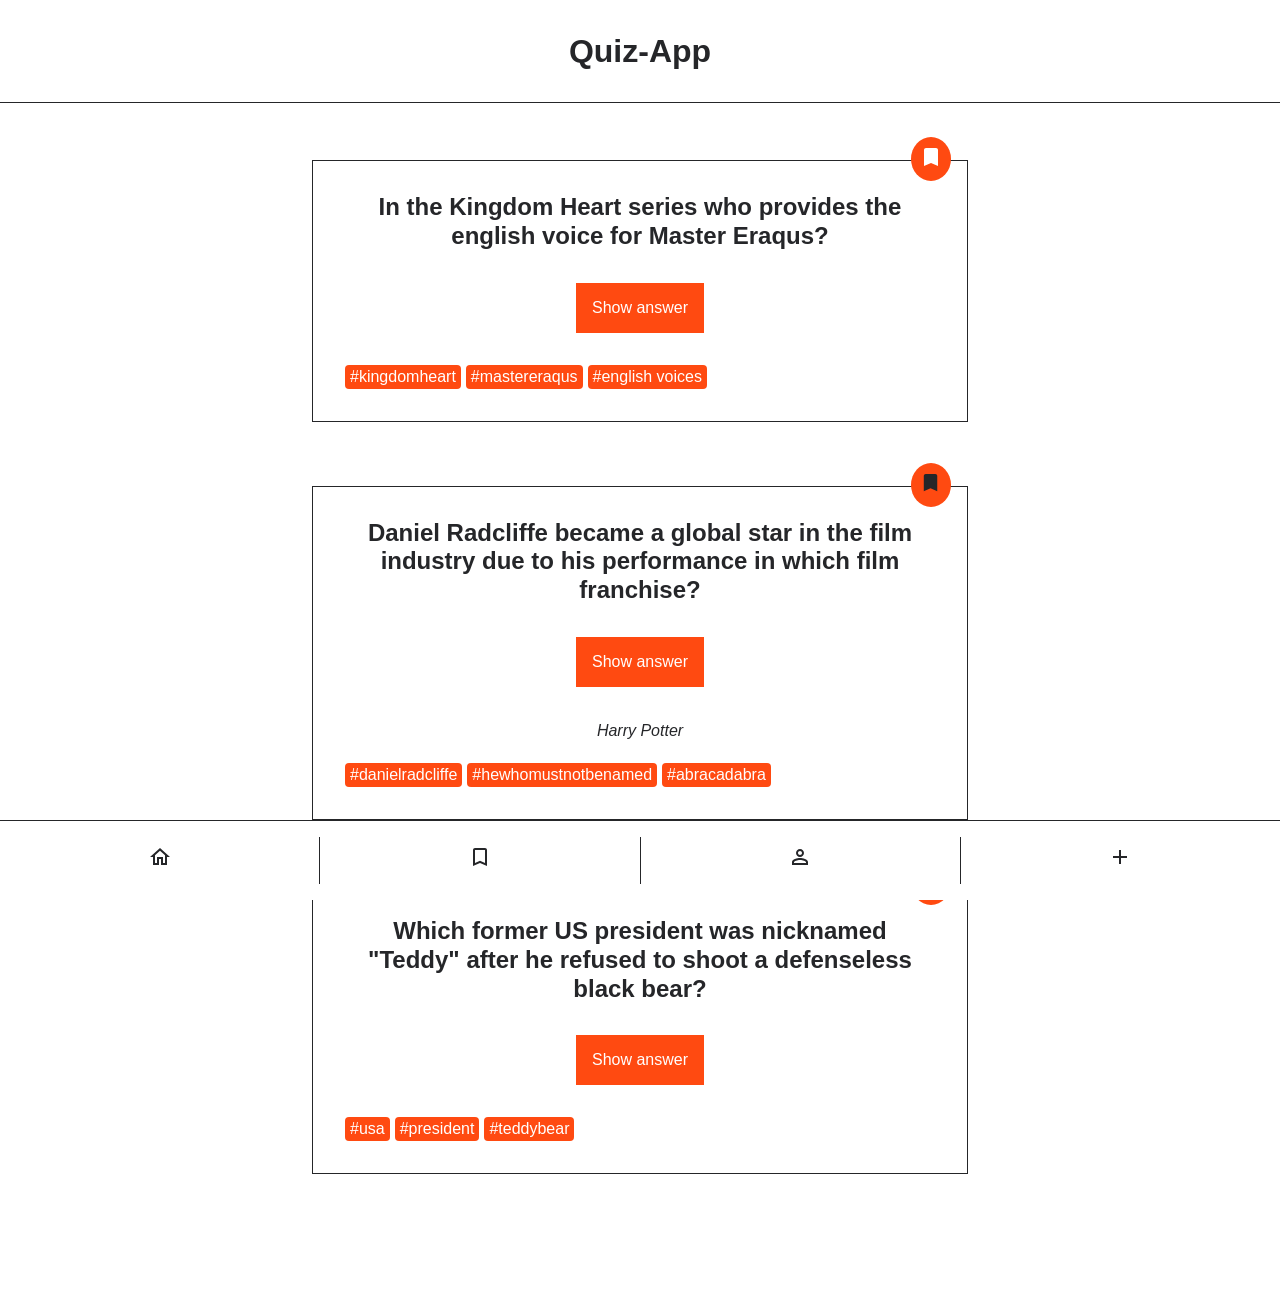
<file: index.html>
<!DOCTYPE html>
<html lang="en">
  <head>
    <meta charset="UTF-8" />
    <meta http-equiv="X-UA-Compatible" content="IE=edge" />
    <meta name="viewport" content="width=device-width, initial-scale=1.0" />
    <title>Quiz-App</title>
    <link rel="stylesheet" href="./styles.css" />
    <script src="index.js" defer></script>
  </head>
  <body>
    <header class="header">
      <h1 class="header__title">Quiz-App</h1>
    </header>
    <main>
      <ul class="card-list">
        <!--
                FIRST CARD
              -->
        <li class="card-list__item">
          <article class="card">
            <h2 class="card__question">
              In the Kingdom Heart series who provides the english voice for
              Master Eraqus?
            </h2>
            <button
              class="card__button-answer"
              type="button"
              data-js="answerButton"
            >
              Show answer
            </button>
            <p class="card__answer" data-js="answer">Mark Hamill</p>
            <ul class="card__tag-list">
              <li class="card__tag-list-item">#kingdomheart</li>
              <li class="card__tag-list-item">#mastereraqus</li>
              <li class="card__tag-list-item">#english voices</li>
            </ul>
            <div class="card__button-bookmark">
              <button
                class="bookmark"
                aria-label="bookmark"
                type="button"
                data-js="bookmarkButton"
              >
                <svg
                  class="bookmark__icon"
                  data-js="bookmarkIcon"
                  xmlns="http://www.w3.org/2000/svg"
                  height="24px"
                  viewbox="0 0 24 24"
                  width="24px"
                  fill="#000000"
                >
                  <path d="M0 0h24v24H0V0z" fill="none" />
                  <path
                    d="M17 3H7c-1.1 0-2 .9-2 2v16l7-3 7 3V5c0-1.1-.9-2-2-2z"
                  />
                </svg>
              </button>
            </div>
          </article>
        </li>
        <!--
                SECOND CARD
              -->
        <li class="card-list__item">
          <article class="card">
            <h2 class="card__question">
              Daniel Radcliffe became a global star in the film industry due to
              his performance in which film franchise?
            </h2>
            <button class="card__button-answer" type="button">
              Show answer
            </button>
            <p class="card__answer card__answer--active">Harry Potter</p>
            <ul class="card__tag-list">
              <li class="card__tag-list-item">#danielradcliffe</li>
              <li class="card__tag-list-item">#hewhomustnotbenamed</li>
              <li class="card__tag-list-item">#abracadabra</li>
            </ul>
            <div class="card__button-bookmark">
              <button
                class="bookmark bookmark--active"
                aria-label="bookmark"
                type="button"
              >
                <svg
                  class="bookmark__icon"
                  xmlns="http://www.w3.org/2000/svg"
                  height="24px"
                  viewbox="0 0 25 25"
                  width="24px"
                  fill="#000000"
                >
                  <path d="M0 0h24v24H0V0z" fill="none" />
                  <path
                    d="M17 3H7c-1.1 0-2 .9-2 2v16l7-3 7 3V5c0-1.1-.9-2-2-2z"
                  />
                </svg>
              </button>
            </div>
          </article>
        </li>
        <!--
                THIRD CARD
              -->
        <li class="card-list__item">
          <article class="card">
            <h2 class="card__question">
              Which former US president was nicknamed &quot;Teddy&quot; after he
              refused to shoot a defenseless black bear?
            </h2>
            <button class="card__button-answer" type="button">
              Show answer
            </button>
            <p class="card__answer">Theodore Roosevelt</p>
            <ul class="card__tag-list">
              <li class="card__tag-list-item">#usa</li>
              <li class="card__tag-list-item">#president</li>
              <li class="card__tag-list-item">#teddybear</li>
            </ul>
            <div class="card__button-bookmark">
              <button class="bookmark" type="button">
                <svg
                  class="bookmark__icon"
                  xmlns="http://www.w3.org/2000/svg"
                  height="24px"
                  viewbox="0 0 24 24"
                  width="24px"
                  fill="#000000"
                >
                  <path d="M0 0h24v24H0V0z" fill="none" />
                  <path
                    d="M17 3H7c-1.1 0-2 .9-2 2v16l7-3 7 3V5c0-1.1-.9-2-2-2z"
                  />
                </svg>
              </button>
            </div>
          </article>
        </li>
      </ul>
    </main>

    <nav class="navigation">
      <ul class="navigation__list">
        <li class="navigation__list-item">
          <a
            class="navigation__link"
            href="/index.html"
            aria-label="go to home page"
          >
            <svg
              xmlns="http://www.w3.org/2000/svg"
              height="24px"
              viewbox="0 0 24 24"
              width="24px"
              fill="#000000"
            >
              <path d="M0 0h24v24H0V0z" fill="none" />
              <path
                d="M12 5.69l5 4.5V18h-2v-6H9v6H7v-7.81l5-4.5M12 3L2 12h3v8h6v-6h2v6h6v-8h3L12 3z"
              />
            </svg>
          </a>
        </li>
        <li class="navigation__list-item">
          <a
            class="navigation__link"
            href="/bookmarks.html"
            aria-label="go to bookmarks page"
          >
            <svg
              xmlns="http://www.w3.org/2000/svg"
              height="24px"
              viewbox="0 0 24 24"
              width="24px"
              fill="#000000"
            >
              <path d="M0 0h24v24H0V0z" fill="none" />
              <path
                d="M17 3H7c-1.1 0-2 .9-2 2v16l7-3 7 3V5c0-1.1-.9-2-2-2zm0 15l-5-2.18L7 18V5h10v13z"
              />
            </svg>
          </a>
        </li>
        <li class="navigation__list-item">
          <a
            class="navigation__link"
            href="/profile.html"
            aria-label="go to profile page"
          >
            <svg
              xmlns="http://www.w3.org/2000/svg"
              height="24px"
              viewbox="0 0 24 24"
              width="24px"
              fill="#000000"
            >
              <path d="M0 0h24v24H0V0z" fill="none" />
              <path
                d="M12 6c1.1 0 2 .9 2 2s-.9 2-2 2-2-.9-2-2 .9-2 2-2m0 9c2.7 0 5.8 1.29 6 2v1H6v-.99c.2-.72 3.3-2.01 6-2.01m0-11C9.79 4 8 5.79 8 8s1.79 4 4 4 4-1.79 4-4-1.79-4-4-4zm0 9c-2.67 0-8 1.34-8 4v3h16v-3c0-2.66-5.33-4-8-4z"
              />
            </svg>
          </a>
        </li>
        <li class="navigation__list-item">
          <a
            class="navigation__link"
            href="/form.html"
            aria-label="go to form page"
          >
            <svg
              xmlns="http://www.w3.org/2000/svg"
              height="24px"
              viewbox="0 0 24 24"
              width="24px"
              fill="#000000"
            >
              <path d="M0 0h24v24H0V0z" fill="none" />
              <path d="M19 13h-6v6h-2v-6H5v-2h6V5h2v6h6v2z" />
            </svg>
          </a>
        </li>
      </ul>
    </nav>
  </body>
</html>
</file>
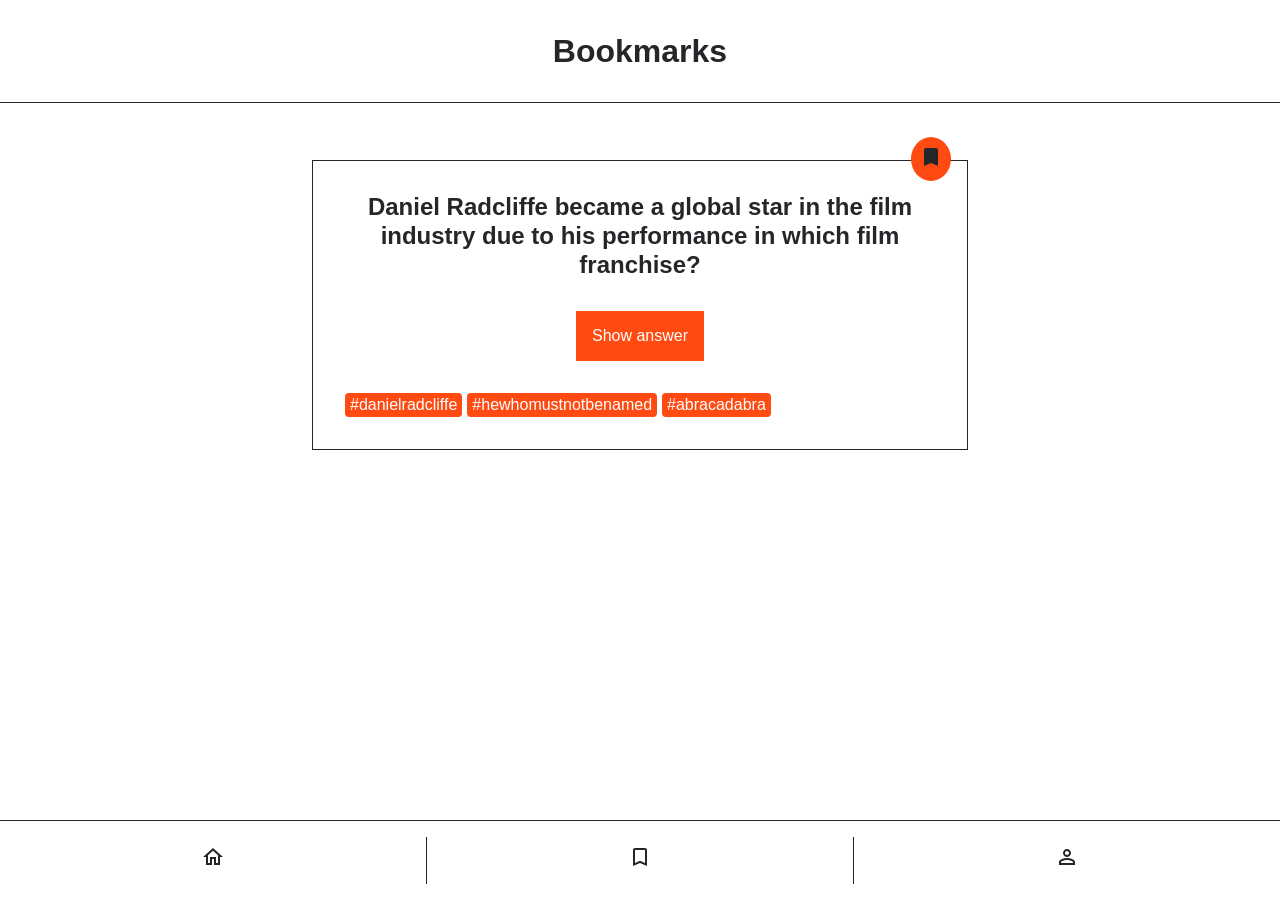
<file: bookmarks.html>
<!DOCTYPE html>
<html lang="en">
  <head>
    <meta charset="UTF-8" />
    <meta http-equiv="X-UA-Compatible" content="IE=edge" />
    <meta name="viewport" content="width=device-width, initial-scale=1.0" />
    <title>Quiz-App</title>
    <link rel="stylesheet" href="./styles.css" />
  </head>
  <body>
    <header class="header">
      <h1 class="header__title">Bookmarks</h1>
    </header>
    <main>
      <ul class="card-list">
        <li class="card-list__item">
          <article class="card">
            <h2 class="card__question">
              Daniel Radcliffe became a global star in the film industry due to
              his performance in which film franchise?
            </h2>
            <button class="card__button-answer" type="button">
              Show answer
            </button>
            <p class="card__answer">Harry Potter</p>
            <ul class="card__tag-list">
              <li class="card__tag-list-item">#danielradcliffe</li>
              <li class="card__tag-list-item">#hewhomustnotbenamed</li>
              <li class="card__tag-list-item">#abracadabra</li>
            </ul>
            <div class="card__button-bookmark">
              <button
                class="bookmark bookmark--active"
                aria-label="bookmark"
                type="button"
              >
                <svg
                  class="bookmark__icon"
                  xmlns="http://www.w3.org/2000/svg"
                  height="24px"
                  viewbox="0 0 24 24"
                  width="24px"
                  fill="#000000"
                >
                  <path d="M0 0h24v24H0V0z" fill="none" />
                  <path
                    d="M17 3H7c-1.1 0-2 .9-2 2v16l7-3 7 3V5c0-1.1-.9-2-2-2z"
                  />
                </svg>
              </button>
            </div>
          </article>
        </li>
      </ul>
    </main>

    <nav class="navigation">
      <ul class="navigation__list">
        <li class="navigation__list-item">
          <a
            class="navigation__link"
            href="/index.html"
            aria-label="go to home page"
          >
            <svg
              xmlns="http://www.w3.org/2000/svg"
              height="24px"
              viewbox="0 0 24 24"
              width="24px"
              fill="#000000"
            >
              <path d="M0 0h24v24H0V0z" fill="none" />
              <path
                d="M12 5.69l5 4.5V18h-2v-6H9v6H7v-7.81l5-4.5M12 3L2 12h3v8h6v-6h2v6h6v-8h3L12 3z"
              />
            </svg>
          </a>
        </li>
        <li class="navigation__list-item">
          <a
            class="navigation__link"
            href="/bookmarks.html"
            aria-label="go to bookmarks page"
          >
            <svg
              xmlns="http://www.w3.org/2000/svg"
              height="24px"
              viewbox="0 0 24 24"
              width="24px"
              fill="#000000"
            >
              <path d="M0 0h24v24H0V0z" fill="none" />
              <path
                d="M17 3H7c-1.1 0-2 .9-2 2v16l7-3 7 3V5c0-1.1-.9-2-2-2zm0 15l-5-2.18L7 18V5h10v13z"
              />
            </svg>
          </a>
        </li>
        <li class="navigation__list-item">
          <a
            class="navigation__link"
            href="/profile.html"
            aria-label="go to profile page"
          >
            <svg
              xmlns="http://www.w3.org/2000/svg"
              height="24px"
              viewbox="0 0 24 24"
              width="24px"
              fill="#000000"
            >
              <path d="M0 0h24v24H0V0z" fill="none" />
              <path
                d="M12 6c1.1 0 2 .9 2 2s-.9 2-2 2-2-.9-2-2 .9-2 2-2m0 9c2.7 0 5.8 1.29 6 2v1H6v-.99c.2-.72 3.3-2.01 6-2.01m0-11C9.79 4 8 5.79 8 8s1.79 4 4 4 4-1.79 4-4-1.79-4-4-4zm0 9c-2.67 0-8 1.34-8 4v3h16v-3c0-2.66-5.33-4-8-4z"
              />
            </svg>
          </a>
        </li>
      </ul>
    </nav>
  </body>
</html>
</file>
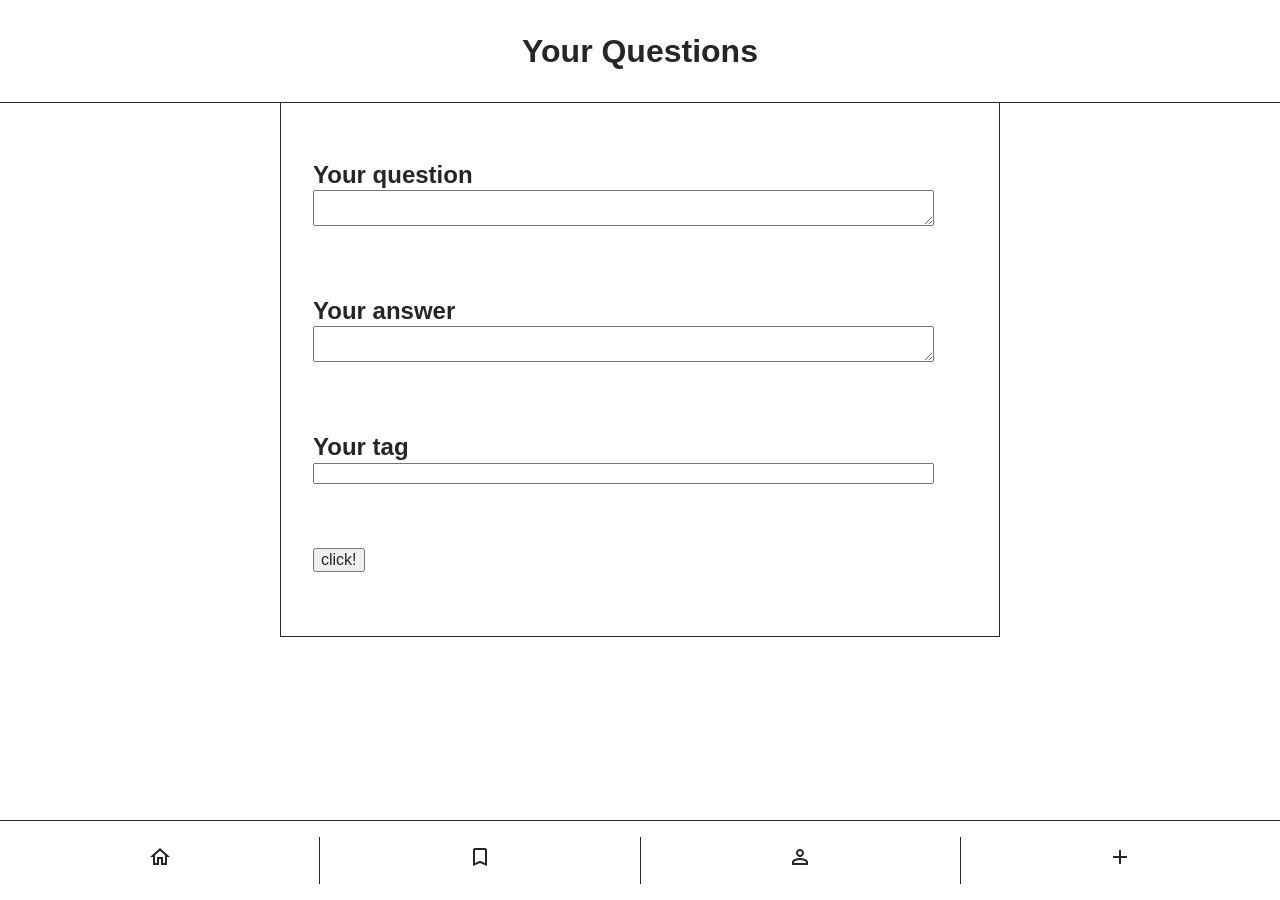
<file: form.html>
<!DOCTYPE html>
<html lang="en">
  <head>
    <meta charset="UTF-8" />
    <meta http-equiv="X-UA-Compatible" content="IE=edge" />
    <meta name="viewport" content="width=device-width, initial-scale=1.0" />
    <title>Quiz-App</title>
    <link rel="stylesheet" href="./styles.css" />
    <script src="./components/form/form.js" defer></script>
  </head>
  <body>
    <header class="header">
      <h1 class="header__title">Your Questions</h1>
    </header>
    <main>
      <form class="form" data-js="form">
        <label for="question" class="form__lable"><h2>Your question</h2></label>
        <textarea
          name="question"
          class="form__input"
          maxlength="150"
        ></textarea>
        <label for="answer" class="form__lable"><h2>Your answer</h2></label>
        <textarea name="answer" class="form__input" maxlength="150"></textarea>
        <label for="tag" class="form__lable"><h2>Your tag</h2></label>
        <input type="text" name="tag" class="form__input" />
        <button type="submit" name="createButton" data-js="createButton">
          click!
        </button>
      </form>
      <ul class="card-list" name="newList" data-js="newList"></ul>
    </main>

    <nav class="navigation">
      <ul class="navigation__list">
        <li class="navigation__list-item">
          <a
            class="navigation__link"
            href="/index.html"
            aria-label="go to home page"
          >
            <svg
              xmlns="http://www.w3.org/2000/svg"
              height="24px"
              viewbox="0 0 24 24"
              width="24px"
              fill="#000000"
            >
              <path d="M0 0h24v24H0V0z" fill="none" />
              <path
                d="M12 5.69l5 4.5V18h-2v-6H9v6H7v-7.81l5-4.5M12 3L2 12h3v8h6v-6h2v6h6v-8h3L12 3z"
              />
            </svg>
          </a>
        </li>
        <li class="navigation__list-item">
          <a
            class="navigation__link"
            href="/bookmarks.html"
            aria-label="go to bookmarks page"
          >
            <svg
              xmlns="http://www.w3.org/2000/svg"
              height="24px"
              viewbox="0 0 24 24"
              width="24px"
              fill="#000000"
            >
              <path d="M0 0h24v24H0V0z" fill="none" />
              <path
                d="M17 3H7c-1.1 0-2 .9-2 2v16l7-3 7 3V5c0-1.1-.9-2-2-2zm0 15l-5-2.18L7 18V5h10v13z"
              />
            </svg>
          </a>
        </li>
        <li class="navigation__list-item">
          <a
            class="navigation__link"
            href="/profile.html"
            aria-label="go to profile page"
          >
            <svg
              xmlns="http://www.w3.org/2000/svg"
              height="24px"
              viewbox="0 0 24 24"
              width="24px"
              fill="#000000"
            >
              <path d="M0 0h24v24H0V0z" fill="none" />
              <path
                d="M12 6c1.1 0 2 .9 2 2s-.9 2-2 2-2-.9-2-2 .9-2 2-2m0 9c2.7 0 5.8 1.29 6 2v1H6v-.99c.2-.72 3.3-2.01 6-2.01m0-11C9.79 4 8 5.79 8 8s1.79 4 4 4 4-1.79 4-4-1.79-4-4-4zm0 9c-2.67 0-8 1.34-8 4v3h16v-3c0-2.66-5.33-4-8-4z"
              />
            </svg>
          </a>
        </li>
        <li class="navigation__list-item">
          <a
            class="navigation__link"
            href="/form.html"
            aria-label="go to form page"
          >
            <svg
              xmlns="http://www.w3.org/2000/svg"
              height="24px"
              viewbox="0 0 24 24"
              width="24px"
              fill="#000000"
            >
              <path d="M0 0h24v24H0V0z" fill="none" />
              <path d="M19 13h-6v6h-2v-6H5v-2h6V5h2v6h6v2z" />
            </svg>
          </a>
        </li>
      </ul>
    </nav>
  </body>
</html>
</file>
<file: styles.css>
@import "./global.css";

@import "./components/bookmark/bookmark.css";
@import "./components/card-list/card-list.css";
@import "./components/card/card.css";
@import "./components/header/header.css";
@import "./components/navigation/navigation.css";
@import "./components/profile/profile.css";
@import "./components/counter-list/counter-list.css";
@import "./components/form/form.css";
</file>
